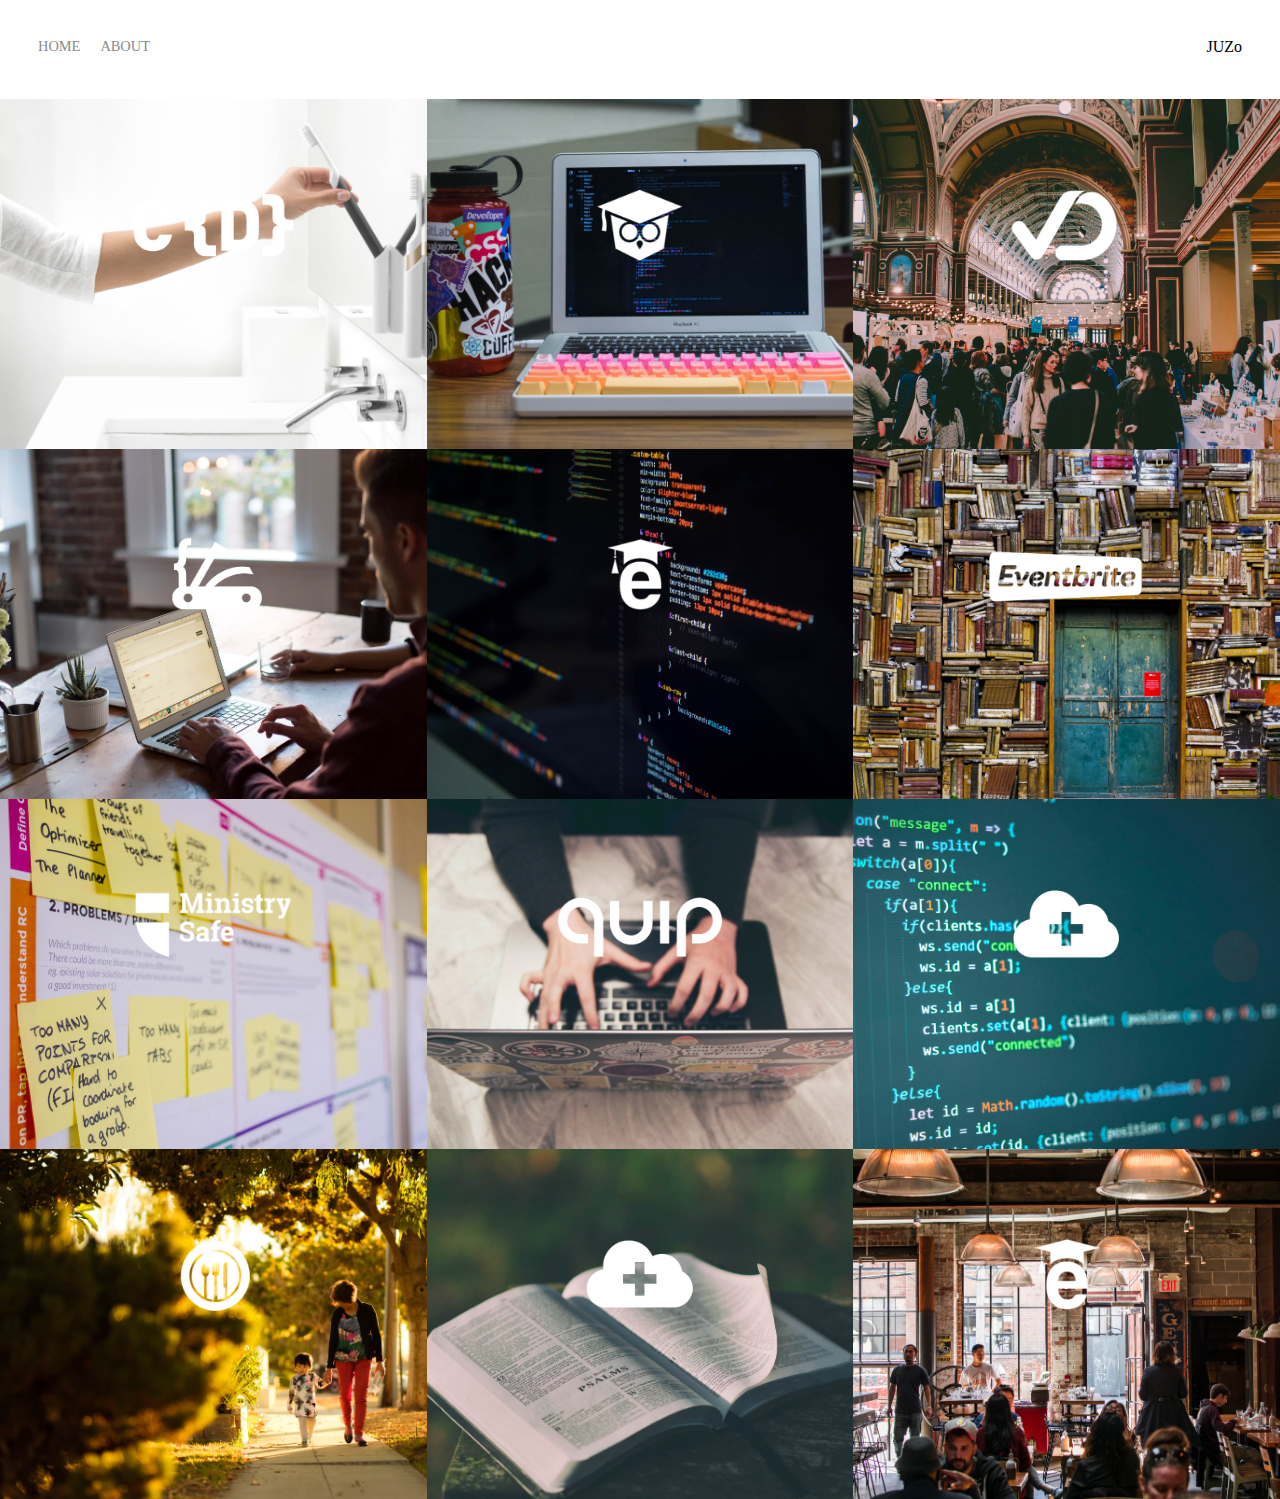
<file: index.html>
<!DOCTYPE html>
<html lang="en">
<head>
    <meta charset="UTF-8">
    <meta name="viewport" content="width=device-width, initial-scale=1.0">
    <title>Document</title>
    <link rel="stylesheet" href="stylesheets/style.css">
</head>
<body>
    <div class="container">
        <div class="nav-wrapper">
            <div class="left-side">
                <div class="nav-link-wrapper">
                    <a href="index.html">Home</a>
                </div>
                <div class="nav-link-wrapper">
                    <a href="aboutme.html">About</a>
                </div>
            </div>
            <div class="right-side">
                <div class="name">
                    <div>JUZo</div>
                </div>
            </div>
        </div>

        <div class="content-wrapper">
            <div class="portfolio-wrapper">
                <div class="item-wrapper">
                    <div class="portfolio-img-background" style="background-image:url(images/portfolio1.jpg)"></div>
                    <div class="image-text-wrapper">
                        <div class="logo-wrapper">
                            <img src="images/logos/crondose.png">
                        </div>
                        <div class="subtitle">
                            Lorem ipsum dolor sit amet consectetur adipisicing elit. Enim incidunt sed assumenda nisi under.
                        </div>
                    </div>
                </div>
                <div class="item-wrapper">
                    <div class="portfolio-img-background" style="background-image:url(images/portfolio2.jpg)"></div>
                    <div class="image-text-wrapper">
                        <div class="logo-wrapper">
                            <img src="images/logos/dailysmarty.png">
                        </div>
                        <div class="subtitle">
                            Lorem ipsum dolor sit amet consectetur adipisicing elit. Enim incidunt sed assumenda nisi under.
                        </div>
                    </div>
                </div>
                <div class="item-wrapper">
                    <div class="portfolio-img-background" style="background-image:url(images/portfolio3.jpg)"></div>
                    <div class="image-text-wrapper">
                        <div class="logo-wrapper">
                            <img src="images/logos/dashtrack.png">
                        </div>
                        <div class="subtitle">
                            Lorem ipsum dolor sit amet consectetur adipisicing elit. Enim incidunt sed assumenda nisi under.
                        </div>
                    </div>
                </div>
                <div class="item-wrapper">
                    <div class="portfolio-img-background" style="background-image:url(images/portfolio4.jpg)"></div>
                    <div class="image-text-wrapper">
                        <div class="logo-wrapper">
                            <img src="images/logos/devcamp.png">
                        </div>
                        <div class="subtitle">
                            Lorem ipsum dolor sit amet consectetur adipisicing elit. Enim incidunt sed assumenda nisi under.
                        </div>
                    </div>
                </div>
                <div class="item-wrapper">
                    <div class="portfolio-img-background" style="background-image:url(images/portfolio5.jpg)"></div>
                    <div class="image-text-wrapper">
                        <div class="logo-wrapper">
                            <img src="images/logos/edutechional.png">
                        </div>
                        <div class="subtitle">
                            Lorem ipsum dolor sit amet consectetur adipisicing elit. Enim incidunt sed assumenda nisi under.
                        </div>
                    </div>
                </div>
                <div class="item-wrapper">
                    <div class="portfolio-img-background" style="background-image:url(images/portfolio6.jpg)"></div>
                    <div class="image-text-wrapper">
                        <div class="logo-wrapper">
                            <img src="images/logos/eventbrite.png">
                        </div>
                        <div class="subtitle">
                            Lorem ipsum dolor sit amet consectetur adipisicing elit. Enim incidunt sed assumenda nisi under.
                        </div>
                    </div>
                </div>
                <div class="item-wrapper">
                    <div class="portfolio-img-background" style="background-image:url(images/portfolio7.jpg)"></div>
                    <div class="image-text-wrapper">
                        <div class="logo-wrapper">
                            <img src="images/logos/ministry-safe.png">
                        </div>
                        <div class="subtitle">
                            Lorem ipsum dolor sit amet consectetur adipisicing elit. Enim incidunt sed assumenda nisi under.
                        </div>
                    </div>
                </div>
                <div class="item-wrapper">
                    <div class="portfolio-img-background" style="background-image:url(images/portfolio8.jpg)"></div>
                    <div class="image-text-wrapper">
                        <div class="logo-wrapper">
                            <img src="images/logos/quip.png">
                        </div>
                        <div class="subtitle">
                            Lorem ipsum dolor sit amet consectetur adipisicing elit. Enim incidunt sed assumenda nisi under.
                        </div>
                    </div>
                </div>
                <div class="item-wrapper">
                    <div class="portfolio-img-background" style="background-image:url(images/portfolio9.jpg)"></div>
                    <div class="image-text-wrapper">
                        <div class="logo-wrapper">
                            <img src="images/logos/shop-hacker.png">
                        </div>
                        <div class="subtitle">
                            Lorem ipsum dolor sit amet consectetur adipisicing elit. Enim incidunt sed assumenda nisi under.
                        </div>
                    </div>
                </div>
                <div class="item-wrapper">
                    <div class="portfolio-img-background" style="background-image:url(images/portfolio10.jpg)"></div>
                    <div class="image-text-wrapper">
                        <div class="logo-wrapper">
                            <img src="images/logos/toastability.png">
                        </div>
                        <div class="subtitle">
                            Lorem ipsum dolor sit amet consectetur adipisicing elit. Enim incidunt sed assumenda nisi under.
                        </div>
                    </div>
                </div>
                <div class="item-wrapper">
                    <div class="portfolio-img-background" style="background-image:url(images/portfolio11.jpg)"></div>
                    <div class="image-text-wrapper">
                        <div class="logo-wrapper">
                            <img src="images/logos/shop-hacker.png">
                        </div>
                        <div class="subtitle">
                            Lorem ipsum dolor sit amet consectetur adipisicing elit. Enim incidunt sed assumenda nisi under.
                        </div>
                    </div>
                </div>
                <div class="item-wrapper">
                    <div class="portfolio-img-background" style="background-image:url(images/portfolio12.jpg)"></div>
                    <div class="image-text-wrapper">
                        <div class="logo-wrapper">
                            <img src="images/logos/edutechional.png">
                        </div>
                        <div class="subtitle">
                            Lorem ipsum dolor sit amet consectetur adipisicing elit. Enim incidunt sed assumenda nisi under.
                        </div>
                    </div>
                </div>
            </div>
        </div>
    </div>
</body>
<script src="script.js">
</script>
</html>
</file>
<file: stylesheets/style.css>
*{
    margin:0;
    text-decoration: none;
}
.container{
    display: grid;
    grid-template-columns: 1fr;
}
.nav-wrapper{
    display:flex;
    justify-content: space-between;
    padding: 38px;
}

.left-side{
    display:flex;
}

.nav-wrapper > .left-side > div {
    margin : 0 20px 0 0;
    font-size : 0.9em;
    text-transform: uppercase;
}

.nav-link-wrapper {
    height: 22px;
    border-bottom: 1px solid transparent;
    transition : border-bottom 0.5s;
}

.nav-link-wrapper a {
    color: #8a8a8a;
    transition: color 0.5s;
}

.nav-link-wrapper:hover{
    border-bottom: 1px solid black;
}

.nav-link-wrapper a:hover{
    color:black;
}

.portfolio-wrapper{
    display: grid;
    grid-template-columns: 1fr 1fr 1fr;
}

.item-wrapper{
    position: relative;
}

.portfolio-img-background{
    height:350px;
    width:100%;
    background-size: cover;
    background-position: center;
    background-repeat: no-repeat;
}

.image-text-wrapper{
    position: absolute;
    top: 0;
    display: flex;
    flex-direction: column;
    justify-content:center;
    align-items: center;
    height:100%;
    text-align: center;
    padding-left:50px;
    padding-right:50px;
}

.logo-wrapper img{
    width: 50%;
    margin: 0 0 40px 0;
}

.image-text-wrapper .subtitle{
    transition:1s;
    font-weight: 600;
    color:transparent;
}

.image-text-wrapper:hover .subtitle{
    font-weight: 600;
    color: rgb(47, 241, 255);
}

.img-darken{
    transition: 1s;
    filter: brightness(10%);
}
</file>
